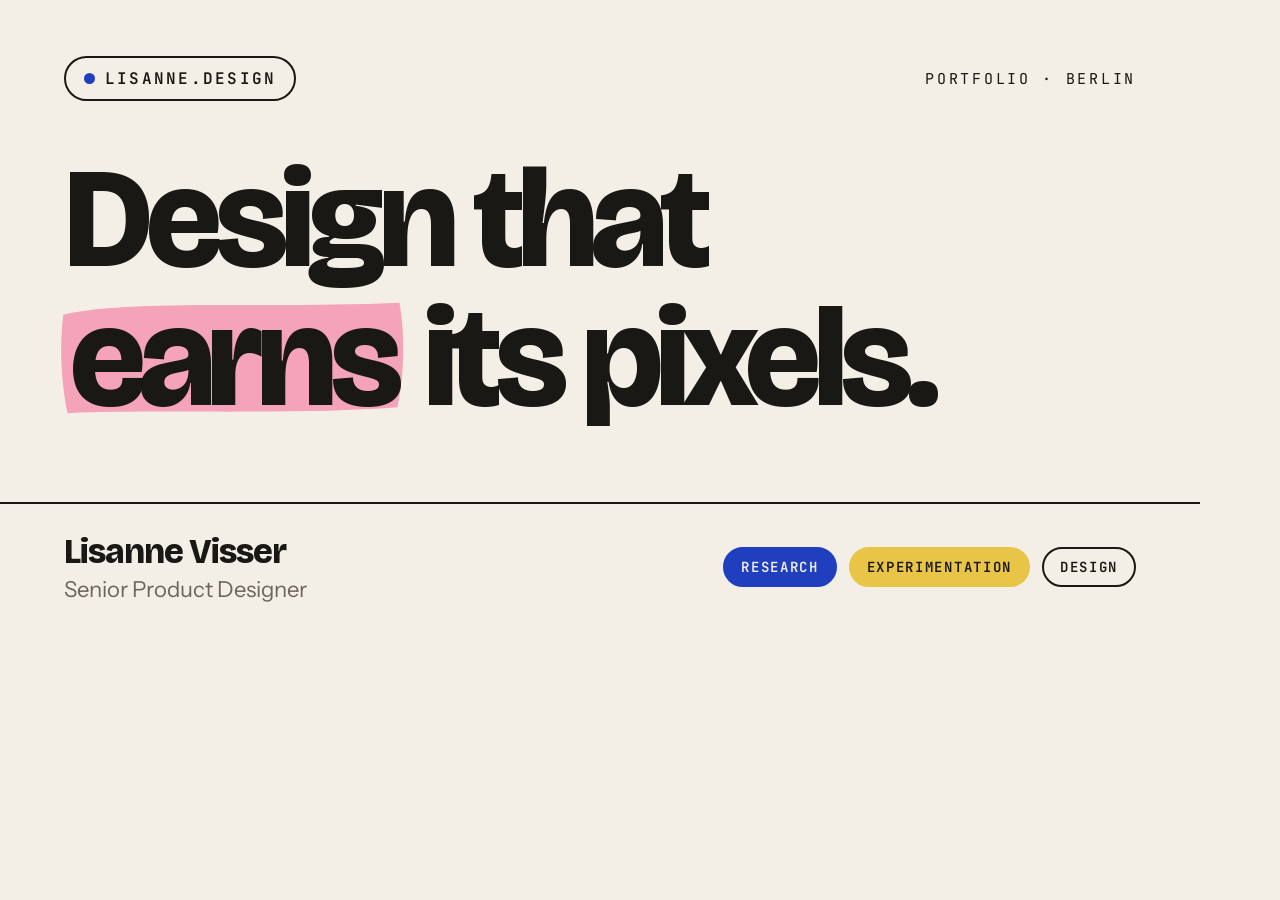
<file: og/og-card.html>
<!doctype html>
<!-- Source of images/og-card.png (the social share card, 1200x630).
     Re-render from the repo root:
     "/Applications/Google Chrome.app/Contents/MacOS/Google Chrome" --headless=new --hide-scrollbars \
       --force-device-scale-factor=1 --allow-file-access-from-files --virtual-time-budget=3000 \
       --window-size=1200,630 --screenshot=images/og-card.png og/og-card.html
     Then bump the ?v= on og:image and twitter:image in index.html. --><html lang="en"><head><meta charset="utf-8"><title>Share card</title><meta name="robots" content="noindex"><style>
@font-face{font-family:"Bricolage Grotesque";src:url("../fonts/bricolage-grotesque-latin-wght-normal.woff2") format("woff2");font-weight:200 800}
@font-face{font-family:"Instrument Sans";src:url("../fonts/instrument-sans-latin-wght-normal.woff2") format("woff2");font-weight:400 700}
@font-face{font-family:"JetBrains Mono";src:url("../fonts/jetbrains-mono-latin-wght-normal.woff2") format("woff2");font-weight:100 800}
@font-face{font-family:"Caveat";src:url("../fonts/caveat-latin-wght-normal.woff2") format("woff2");font-weight:400 700}
:root{--paper:#f4efe6;--ink:#1a1814;--ink-3:#6b665c;--rose:#f4a3b8;--cobalt:#1f3fbf;--mustard:#e8c547}
*{box-sizing:border-box}html,body{margin:0;width:1200px;height:630px;overflow:hidden}
body{background:var(--paper);color:var(--ink);font-family:"Instrument Sans",sans-serif;position:relative}
.top{position:absolute;left:64px;right:64px;top:56px;display:flex;align-items:center;justify-content:space-between}
.logo{display:flex;align-items:center;gap:10px;font-family:"JetBrains Mono";font-size:16px;letter-spacing:.14em;text-transform:uppercase;font-weight:600;padding:10px 18px;border:2px solid var(--ink);border-radius:999px}
.logo::before{content:"";width:11px;height:11px;border-radius:50%;background:var(--cobalt)}
.kicker{font-family:"JetBrains Mono";font-size:15px;letter-spacing:.18em;text-transform:uppercase;color:var(--ink)}
h1{position:absolute;left:64px;top:150px;margin:0;font-family:"Bricolage Grotesque";font-weight:800;letter-spacing:-.05em;line-height:.98;font-size:142px}
.mark{position:relative;display:inline-block;padding:0 .04em}
.mark svg{position:absolute;z-index:0;left:-.06em;top:.03em;width:calc(100% + .12em);height:92%}
.mark svg path{fill:var(--rose)}.mark span{position:relative;z-index:1}
.foot{position:absolute;left:0;right:0;bottom:0;height:128px;border-top:2px solid var(--ink);display:flex;align-items:center;justify-content:space-between;padding:0 64px}
.name{font-family:"Bricolage Grotesque";font-weight:800;font-size:34px;letter-spacing:-.03em}
.role{font-size:22px;color:var(--ink-3);margin-top:4px}
.tags{display:flex;gap:12px}
.tag{font-family:"JetBrains Mono";font-size:14px;letter-spacing:.12em;text-transform:uppercase;font-weight:600;padding:9px 16px;border-radius:999px;border:2px solid var(--ink)}
.tag.c{background:var(--cobalt);border-color:var(--cobalt);color:var(--paper)}.tag.m{background:var(--mustard);border-color:var(--mustard)}
</style></head><body>
<div class="top"><div class="logo">lisanne.design</div><div class="kicker">Portfolio · Berlin</div></div>
<h1>Design that<br><span class="mark"><svg viewBox="0 0 340 130" preserveAspectRatio="none"><path d="M8 22 C 70 6, 210 16, 330 10 C 336 44, 334 88, 328 116 C 232 124, 96 118, 12 122 C 6 92, 4 52, 8 22 Z"/></svg><span>earns</span></span> its pixels.</h1>
<div class="foot"><div><div class="name">Lisanne Visser</div><div class="role">Senior Product Designer</div></div>
<div class="tags"><span class="tag c">Research</span><span class="tag m">Experimentation</span><span class="tag">Design</span></div></div>
</body></html>
</file>
